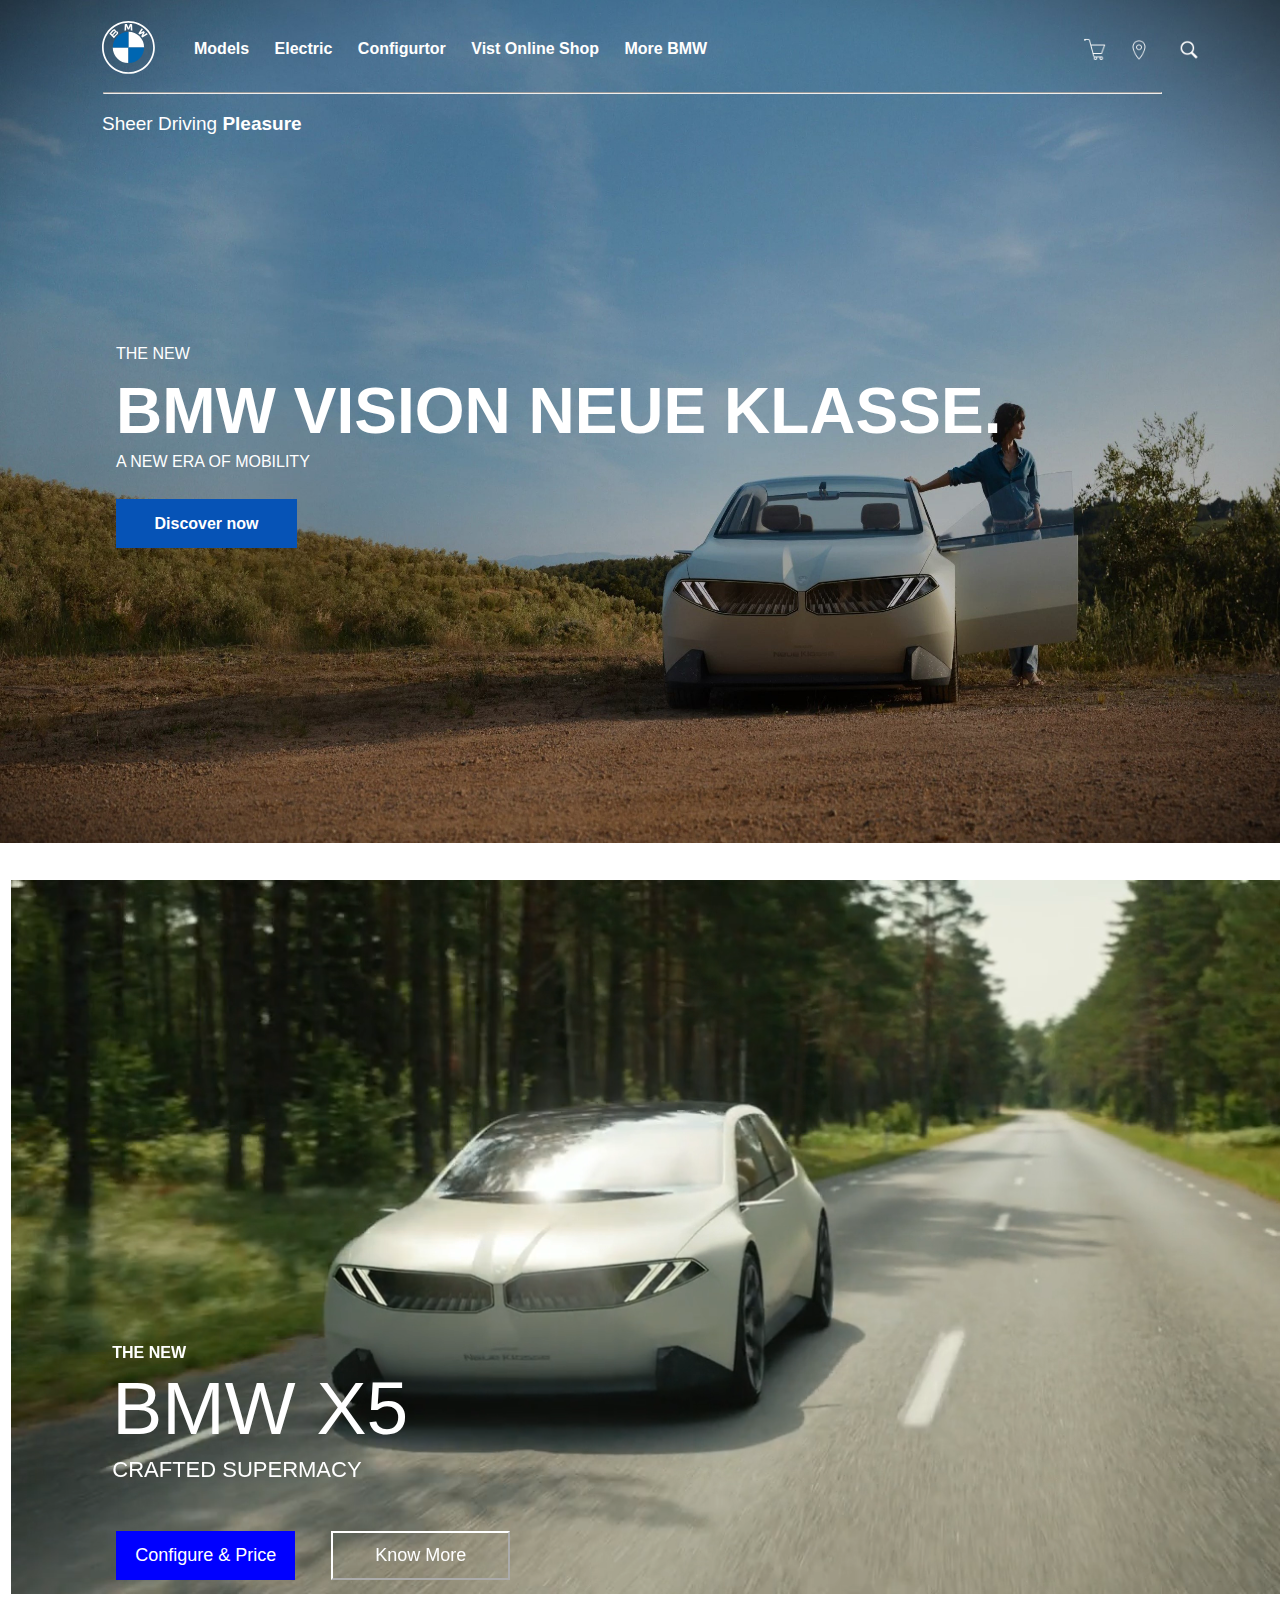
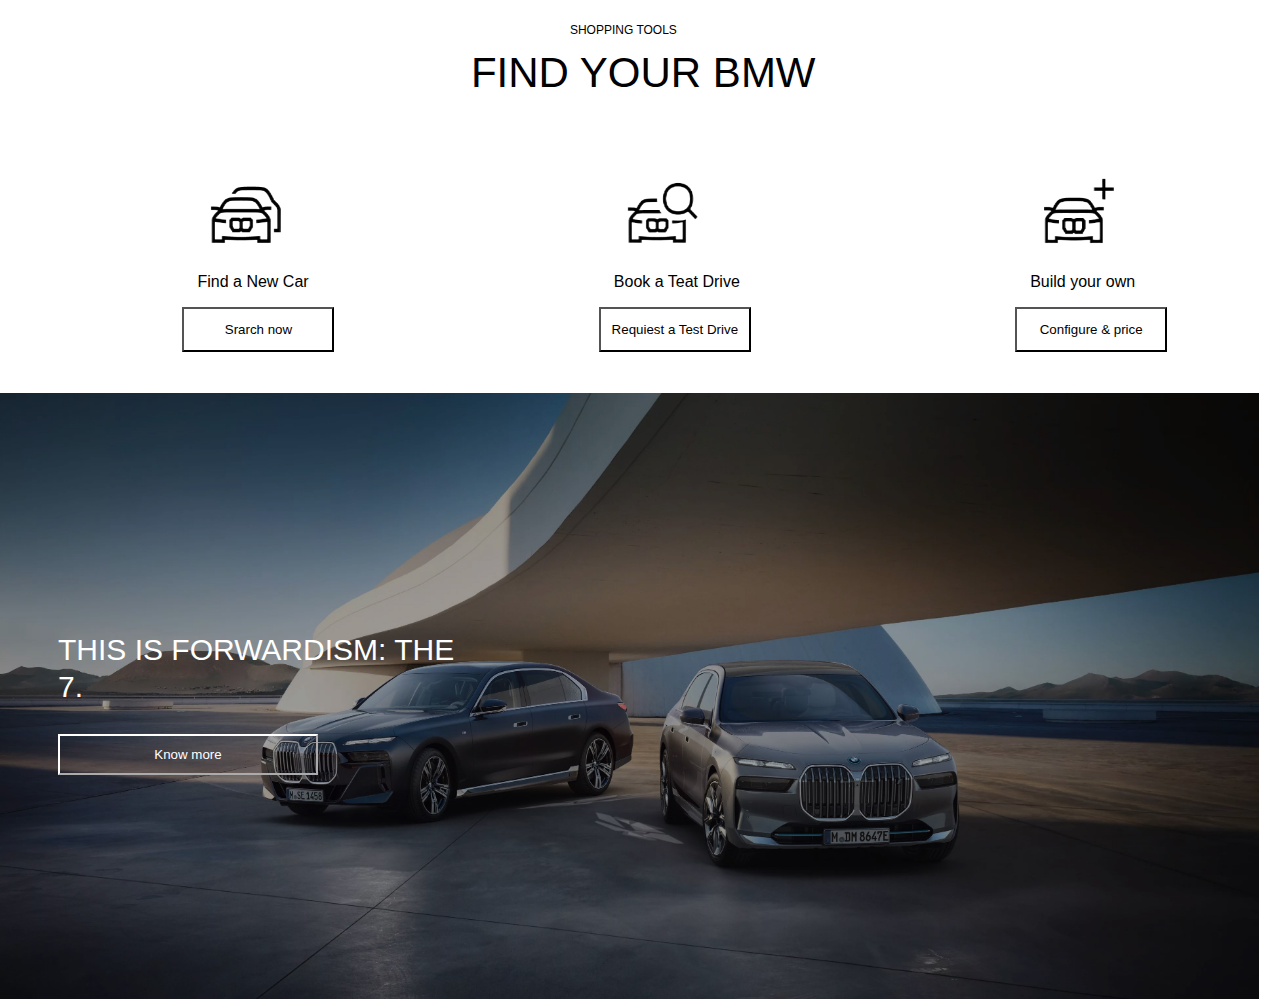
<file: index.html>
<!DOCTYPE html>
<html lang="en">
<head>
    <meta charset="UTF-8">
    <meta name="viewport" content="width=device-width, initial-scale=1.0">
    <title>BMW.in</title>
    <link rel="stylesheet" href="bm.css">
    <link rel="stylesheet" href="https://cdnjs.cloudflare.com/ajax/libs/font-awesome/6.4.2/css/all.min.css">
    
</head>
<body>
    <div class="main">
        <div class="img-back">
           
            <div class="nav">
                <label for="" class="logo">
                    <svg width="53px" height="53px" viewBox="0 0 53 53" version="1.1" xmlns="http://www.w3.org/2000/svg" xmlns:xlink="http://www.w3.org/1999/xlink">
                        <!-- Generator: Sketch 62 (91390) - https://sketch.com -->
                        <title>BMW-logo-white-default-53px</title>
                        <desc>Created with Sketch.</desc>
                        <g id="BMW-logo-white-default-53px" stroke="none" stroke-width="1" fill="none" fill-rule="evenodd">
                            <g id="BMW-logo">
                                <g id="BMW-logo-white">
                                    <g id="BMW-Logo-103x115-White-NEW">
                                        <path d="M26.4347214,0 C11.8356305,0 0,11.8356305 0,26.4347214 C0,41.0338123 11.8356305,52.8694428 26.4347214,52.8694428 C41.0338123,52.8694428 52.8694428,41.0338123 52.8694428,26.4347214 C52.8694428,11.8356305 41.0338123,0 26.4347214,0 L26.4347214,0 Z M51.1504399,26.4347214 C51.1504399,40.0841642 40.0857185,51.1504399 26.4347214,51.1504399 C12.7837243,51.1504399 1.71900293,40.0841642 1.71900293,26.4347214 C1.71900293,12.7852786 12.7852786,1.71900293 26.4347214,1.71900293 C40.0841642,1.71900293 51.1504399,12.7852786 51.1504399,26.4347214 Z" id="Shape" fill="#FFFFFF" fill-rule="nonzero"></path>
                                        <g id="Group" transform="translate(7.304985, 3.108504)" fill="#FFFFFF" fill-rule="nonzero">
                                            <path d="M31.941437,12.1107331 C32.3004692,12.4961877 32.8180352,13.1178886 33.1086804,13.4955718 L38.4615249,10.0979765 C38.1941935,9.74826979 37.7683284,9.21671554 37.4497067,8.84214076 L34.0598827,11.0833724 L33.8282991,11.2823167 L34.0008211,11.0305279 L35.497566,8.04325513 L34.4391202,6.98480938 L31.4502933,8.48155425 L31.1985044,8.65407625 L31.3990029,8.42249267 L33.6417889,5.03422287 C33.2470088,4.6985044 32.8677713,4.39076246 32.3843988,4.01774194 L28.9868035,9.36592375 C29.4173314,9.69697947 29.9846334,10.1834604 30.3467742,10.5145161 L33.5454252,8.85457478 L33.7505865,8.70381232 L33.599824,8.90897361 L31.941437,12.1107331 Z" id="W_60_"></path>
                                            <path d="M19.794956,5.3326393 L21.2575073,2.05627566 L21.3507625,1.7656305 L21.3243402,2.06870968 L21.4782111,6.44703812 C21.9911144,6.49521994 22.5211144,6.56671554 23.0433431,6.65375367 L22.8055425,0.16941349 C22.075044,0.0885923754 21.347654,0.031085044 20.6202639,0 L19.1794721,3.57633431 L19.1281818,3.84211144 L19.0768915,3.57633431 L17.637654,0 C16.9102639,0.031085044 16.1828739,0.0885923754 15.4523754,0.16941349 L15.2145748,6.65375367 C15.7368035,6.56671554 16.2668035,6.49677419 16.7797067,6.44703812 L16.9335777,2.06870968 L16.9071554,1.7656305 L17.0004106,2.05627566 L18.4629619,5.3326393 L19.794956,5.3326393 Z" id="M_60_"></path>
                                            <path d="M7.96554252,10.5005279 C8.81105572,9.60994135 9.2897654,8.58102639 8.4442522,7.598739 C7.98419355,7.0656305 7.21173021,6.94906158 6.5713783,7.21173021 L6.50765396,7.23659824 L6.52785924,7.18064516 C6.62266862,6.92730205 6.68328446,6.11909091 5.99475073,5.56111437 C5.65903226,5.28912023 5.23782991,5.18809384 4.81196481,5.2316129 C4.01774194,5.31243402 3.40692082,5.85486804 1.74387097,7.70909091 C1.24184751,8.2686217 0.511348974,9.15143695 0.0730498534,9.72340176 C0.0730498534,9.72340176 4.64099707,14.0566569 4.64099707,14.0566569 C6.15483871,12.381173 6.77187683,11.7579179 7.96554252,10.5005279 Z M2.00498534,9.44052786 C2.92510264,8.31524927 3.90272727,7.29410557 4.34568915,6.89 C4.48557185,6.76255132 4.63788856,6.63510264 4.82284457,6.58536657 C5.12281525,6.5029912 5.43211144,6.71592375 5.50205279,7.02366569 C5.57199413,7.33296188 5.37771261,7.62671554 5.16167155,7.86917889 C4.67519062,8.41782991 2.89090909,10.2844868 2.89090909,10.2844868 C2.89090909,10.2844868 2.00498534,9.44052786 2.00498534,9.44052786 Z M3.79392962,11.1377713 C3.79392962,11.1377713 5.53158358,9.30064516 6.09888563,8.71313783 C6.3242522,8.48 6.46879765,8.33856305 6.62422287,8.26240469 C6.82472141,8.1644868 7.04387097,8.14428152 7.23970674,8.27483871 C7.43243402,8.40384164 7.52102639,8.62609971 7.47284457,8.84680352 C7.41533724,9.10947214 7.20085044,9.35970674 7.02366569,9.55087977 C6.78431085,9.80733138 4.72337243,12.0128152 4.72026393,12.0159238 L3.79392962,11.1377713 Z" id="B_x5F_22d_60_"></path>
                                        </g>
                                        <path d="M42.1109091,26.4347214 L26.4347214,26.4347214 L26.4347214,10.7585337 C35.0981232,10.7585337 42.1109091,17.7713196 42.1109091,26.4347214 Z" id="Path" fill="#FFFFFF" fill-rule="nonzero"></path>
                                        <path d="M26.4347214,26.4347214 L26.4347214,42.1109091 C17.7713196,42.1109091 10.7585337,35.0981232 10.7585337,26.4347214 L26.4347214,26.4347214 L26.4347214,26.4347214 Z" id="Path" fill="#FFFFFF" fill-rule="nonzero"></path>
                                        <path d="M26.4347214,10.7585337 L26.4347214,26.4347214 L10.7585337,26.4347214 C10.7585337,17.7713196 17.7713196,10.7585337 26.4347214,10.7585337 Z" id="Path" fill="#0066B1" fill-rule="nonzero"></path>
                                        <path d="M42.1109091,26.4347214 C42.1109091,35.0981232 35.0981232,42.1109091 26.4347214,42.1109091 L26.4347214,26.4347214 L42.1109091,26.4347214 Z" id="Path" fill="#0066B1" fill-rule="nonzero"></path>
                                    </g>
                                </g>
                            </g>
                        </g>
                    </svg>

                </label>
                <button  class="bt cen1">Models</button>
                <button class="bt cen1">Electric</button>
                <button class="bt cen1">Configurtor</button> 
                <button class="bt cen1">Vist Online Shop</button>
                <button class="bt cen1">More BMW</button>
                <div class="bt2">
                    
                <butto class="btl"><img src="icons8-cart-50.png" alt="" class="loc1"></button>
                <button class="btl"><img src="icons8-location-50.png" alt="" class="loc"></button>
                <button class="btl"><img src="icons8-search-50.png" alt="" class="loc"></button>

                </div>
             
                
                <hr class="li">
                

            </div>
            <p class="Sheer">Sheer Driving <b>Pleasure</b></p>
            <div class="cont">
                <p class="new">THE NEW</p>
            <p class="hed1">BMW VISION NEUE KLASSE.</p>
           
            <P class="new2">A NEW ERA OF MOBILITY</P>
            <input type="button" value="Discover now" class="btn">

            
        <div class="vmain">
            <div class="vedio">
                <video src="bmw.mp4" class="vid1"  autoplay="autoplay" loop muted playsinline></video>
                <div class="vcont">
                    <p class="the-new">THE NEW</p>
                    <p class="x5">BMW X5</p>
                    <p class="the-new1">CRAFTED SUPERMACY</p>
                    
               
                    <input type="button" value="Configure & Price" class="cbtn">
                    <input type="button" value="Know More" class="kbtn">
                </div>
            </div>
            
            
        </div>
        <div class="ner">
            <div class="sf">
                <p class="sh">SHOPPING TOOLS</p>
                <P class="fi">FIND YOUR BMW</P>

            </div>

            <div class="card">
                
            <div class="search">
                <img src="stock.png" alt="" class="stock carstock">
                
                <p>Find a New Car</p>
                <button class="test">Srarch now</button>
            </div>
            <div class="req">
                <img src="carsearch.png" alt="" class="stock cars">

                <p>Book a Teat Drive</p>
                <button class="test">Requiest a Test Drive</button>
            </div>
            <div class="build">
                <img src="home1.png" alt="" class="stock buildim">
                <p>Build your own</p>
                <button class="test">Configure & price</button>
                
                
                
            </div>

            </div>
           
        </div>
        <div class="img5">
            <img src="bm4.jpg" alt="" class="img5">
            <div class="con7">
                <P class="t7">THIS IS FORWARDISM: THE</P>
                <P class="t7 r7 ">7.</P>
                <BUTton class="btnk">Know more</BUTton>
            </div>
        </div>

    </div>
</body>
</html>
</file>
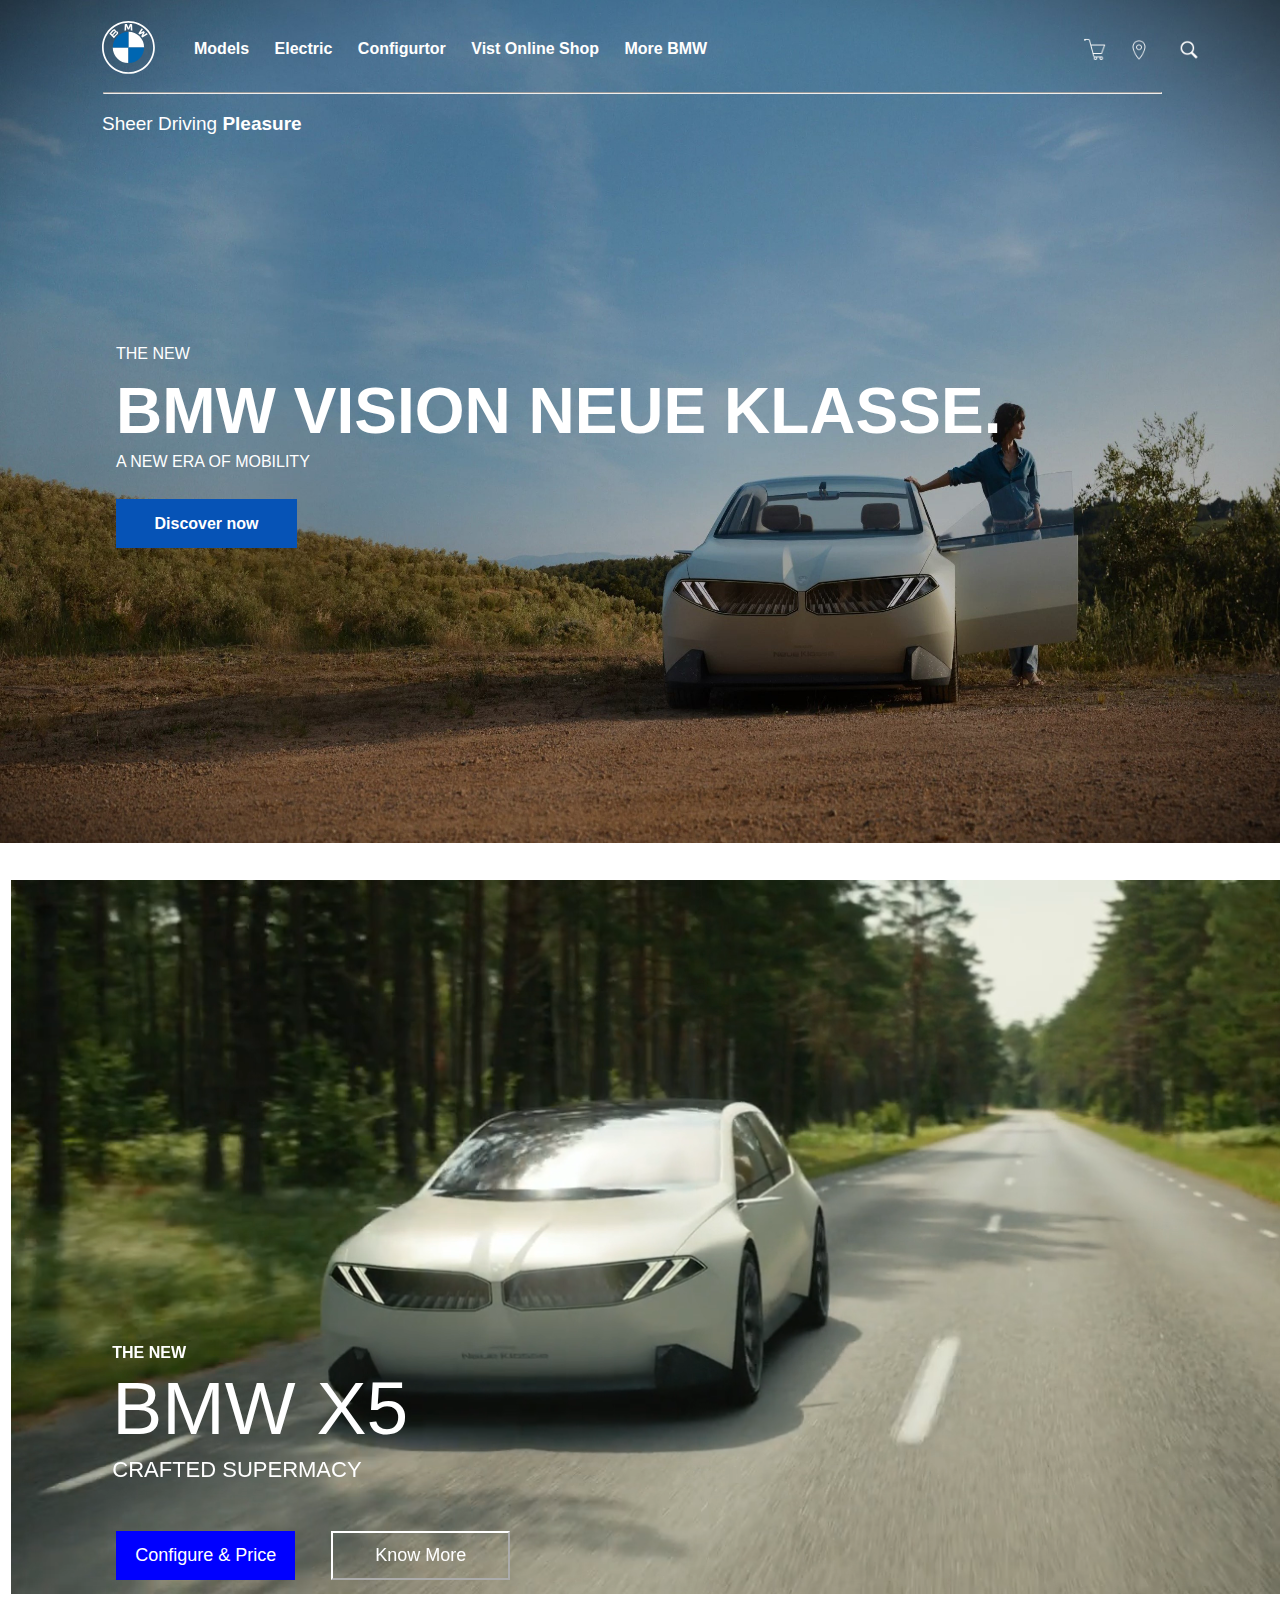
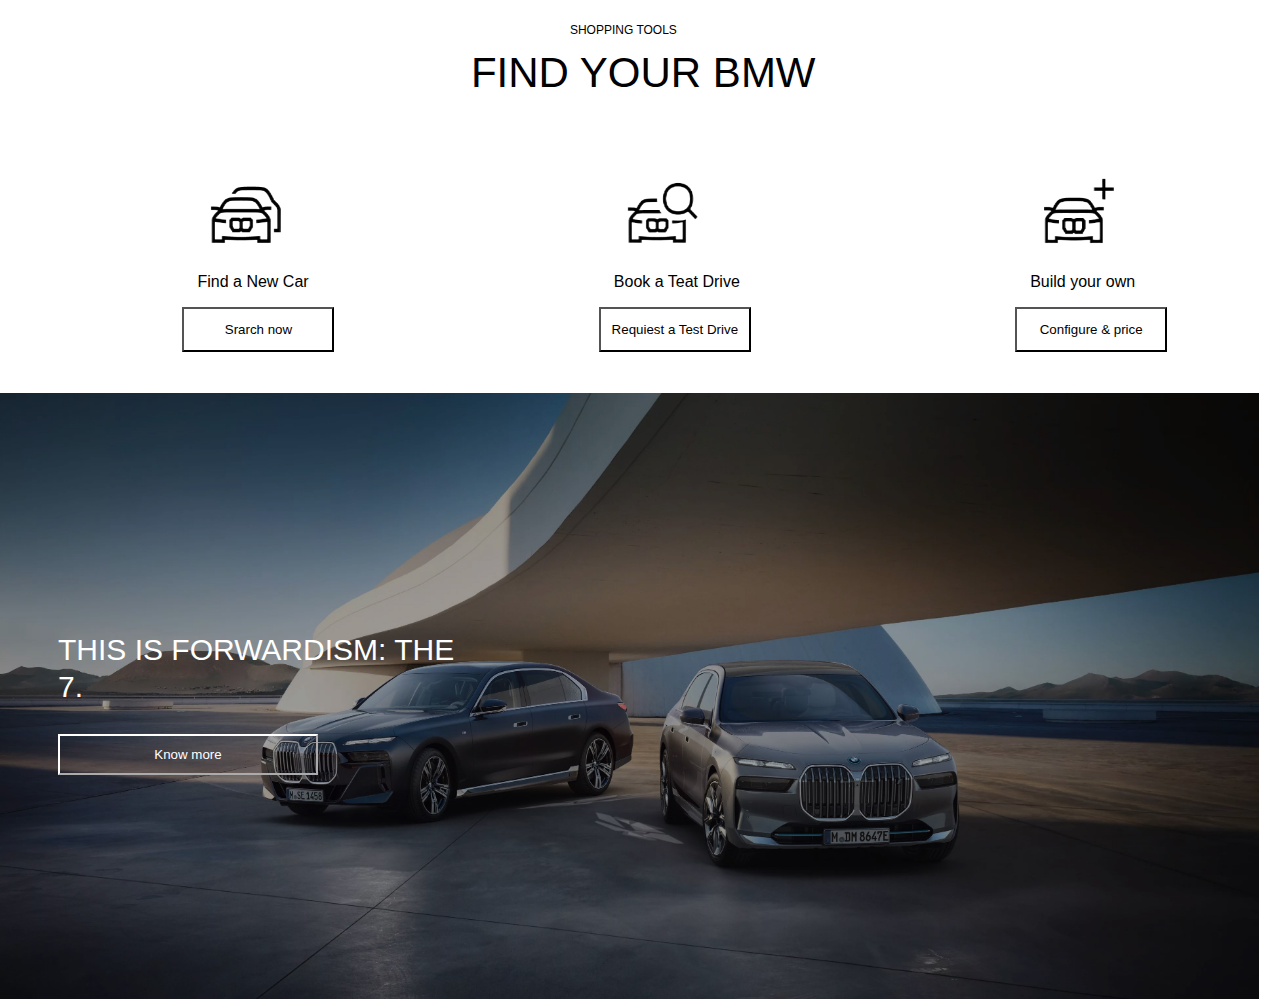
<file: home.html>
<!DOCTYPE html>
<html lang="en">
<head>
    <meta charset="UTF-8">
    <meta name="viewport" content="width=device-width, initial-scale=1.0">
    <title>BMW.in</title>
    <link rel="stylesheet" href="bm.css">
    <link rel="stylesheet" href="https://cdnjs.cloudflare.com/ajax/libs/font-awesome/6.4.2/css/all.min.css">
    
</head>
<body>
    <div class="main">
        <div class="img-back">
           
            <div class="nav">
                <label for="" class="logo">
                    <svg width="53px" height="53px" viewBox="0 0 53 53" version="1.1" xmlns="http://www.w3.org/2000/svg" xmlns:xlink="http://www.w3.org/1999/xlink">
                        <!-- Generator: Sketch 62 (91390) - https://sketch.com -->
                        <title>BMW-logo-white-default-53px</title>
                        <desc>Created with Sketch.</desc>
                        <g id="BMW-logo-white-default-53px" stroke="none" stroke-width="1" fill="none" fill-rule="evenodd">
                            <g id="BMW-logo">
                                <g id="BMW-logo-white">
                                    <g id="BMW-Logo-103x115-White-NEW">
                                        <path d="M26.4347214,0 C11.8356305,0 0,11.8356305 0,26.4347214 C0,41.0338123 11.8356305,52.8694428 26.4347214,52.8694428 C41.0338123,52.8694428 52.8694428,41.0338123 52.8694428,26.4347214 C52.8694428,11.8356305 41.0338123,0 26.4347214,0 L26.4347214,0 Z M51.1504399,26.4347214 C51.1504399,40.0841642 40.0857185,51.1504399 26.4347214,51.1504399 C12.7837243,51.1504399 1.71900293,40.0841642 1.71900293,26.4347214 C1.71900293,12.7852786 12.7852786,1.71900293 26.4347214,1.71900293 C40.0841642,1.71900293 51.1504399,12.7852786 51.1504399,26.4347214 Z" id="Shape" fill="#FFFFFF" fill-rule="nonzero"></path>
                                        <g id="Group" transform="translate(7.304985, 3.108504)" fill="#FFFFFF" fill-rule="nonzero">
                                            <path d="M31.941437,12.1107331 C32.3004692,12.4961877 32.8180352,13.1178886 33.1086804,13.4955718 L38.4615249,10.0979765 C38.1941935,9.74826979 37.7683284,9.21671554 37.4497067,8.84214076 L34.0598827,11.0833724 L33.8282991,11.2823167 L34.0008211,11.0305279 L35.497566,8.04325513 L34.4391202,6.98480938 L31.4502933,8.48155425 L31.1985044,8.65407625 L31.3990029,8.42249267 L33.6417889,5.03422287 C33.2470088,4.6985044 32.8677713,4.39076246 32.3843988,4.01774194 L28.9868035,9.36592375 C29.4173314,9.69697947 29.9846334,10.1834604 30.3467742,10.5145161 L33.5454252,8.85457478 L33.7505865,8.70381232 L33.599824,8.90897361 L31.941437,12.1107331 Z" id="W_60_"></path>
                                            <path d="M19.794956,5.3326393 L21.2575073,2.05627566 L21.3507625,1.7656305 L21.3243402,2.06870968 L21.4782111,6.44703812 C21.9911144,6.49521994 22.5211144,6.56671554 23.0433431,6.65375367 L22.8055425,0.16941349 C22.075044,0.0885923754 21.347654,0.031085044 20.6202639,0 L19.1794721,3.57633431 L19.1281818,3.84211144 L19.0768915,3.57633431 L17.637654,0 C16.9102639,0.031085044 16.1828739,0.0885923754 15.4523754,0.16941349 L15.2145748,6.65375367 C15.7368035,6.56671554 16.2668035,6.49677419 16.7797067,6.44703812 L16.9335777,2.06870968 L16.9071554,1.7656305 L17.0004106,2.05627566 L18.4629619,5.3326393 L19.794956,5.3326393 Z" id="M_60_"></path>
                                            <path d="M7.96554252,10.5005279 C8.81105572,9.60994135 9.2897654,8.58102639 8.4442522,7.598739 C7.98419355,7.0656305 7.21173021,6.94906158 6.5713783,7.21173021 L6.50765396,7.23659824 L6.52785924,7.18064516 C6.62266862,6.92730205 6.68328446,6.11909091 5.99475073,5.56111437 C5.65903226,5.28912023 5.23782991,5.18809384 4.81196481,5.2316129 C4.01774194,5.31243402 3.40692082,5.85486804 1.74387097,7.70909091 C1.24184751,8.2686217 0.511348974,9.15143695 0.0730498534,9.72340176 C0.0730498534,9.72340176 4.64099707,14.0566569 4.64099707,14.0566569 C6.15483871,12.381173 6.77187683,11.7579179 7.96554252,10.5005279 Z M2.00498534,9.44052786 C2.92510264,8.31524927 3.90272727,7.29410557 4.34568915,6.89 C4.48557185,6.76255132 4.63788856,6.63510264 4.82284457,6.58536657 C5.12281525,6.5029912 5.43211144,6.71592375 5.50205279,7.02366569 C5.57199413,7.33296188 5.37771261,7.62671554 5.16167155,7.86917889 C4.67519062,8.41782991 2.89090909,10.2844868 2.89090909,10.2844868 C2.89090909,10.2844868 2.00498534,9.44052786 2.00498534,9.44052786 Z M3.79392962,11.1377713 C3.79392962,11.1377713 5.53158358,9.30064516 6.09888563,8.71313783 C6.3242522,8.48 6.46879765,8.33856305 6.62422287,8.26240469 C6.82472141,8.1644868 7.04387097,8.14428152 7.23970674,8.27483871 C7.43243402,8.40384164 7.52102639,8.62609971 7.47284457,8.84680352 C7.41533724,9.10947214 7.20085044,9.35970674 7.02366569,9.55087977 C6.78431085,9.80733138 4.72337243,12.0128152 4.72026393,12.0159238 L3.79392962,11.1377713 Z" id="B_x5F_22d_60_"></path>
                                        </g>
                                        <path d="M42.1109091,26.4347214 L26.4347214,26.4347214 L26.4347214,10.7585337 C35.0981232,10.7585337 42.1109091,17.7713196 42.1109091,26.4347214 Z" id="Path" fill="#FFFFFF" fill-rule="nonzero"></path>
                                        <path d="M26.4347214,26.4347214 L26.4347214,42.1109091 C17.7713196,42.1109091 10.7585337,35.0981232 10.7585337,26.4347214 L26.4347214,26.4347214 L26.4347214,26.4347214 Z" id="Path" fill="#FFFFFF" fill-rule="nonzero"></path>
                                        <path d="M26.4347214,10.7585337 L26.4347214,26.4347214 L10.7585337,26.4347214 C10.7585337,17.7713196 17.7713196,10.7585337 26.4347214,10.7585337 Z" id="Path" fill="#0066B1" fill-rule="nonzero"></path>
                                        <path d="M42.1109091,26.4347214 C42.1109091,35.0981232 35.0981232,42.1109091 26.4347214,42.1109091 L26.4347214,26.4347214 L42.1109091,26.4347214 Z" id="Path" fill="#0066B1" fill-rule="nonzero"></path>
                                    </g>
                                </g>
                            </g>
                        </g>
                    </svg>

                </label>
                <button  class="bt cen1">Models</button>
                <button class="bt cen1">Electric</button>
                <button class="bt cen1">Configurtor</button> 
                <button class="bt cen1">Vist Online Shop</button>
                <button class="bt cen1">More BMW</button>
                <div class="bt2">
                    
                <butto class="btl"><img src="icons8-cart-50.png" alt="" class="loc1"></button>
                <button class="btl"><img src="icons8-location-50.png" alt="" class="loc"></button>
                <button class="btl"><img src="icons8-search-50.png" alt="" class="loc"></button>

                </div>
             
                
                <hr class="li">
                

            </div>
            <p class="Sheer">Sheer Driving <b>Pleasure</b></p>
            <div class="cont">
                <p class="new">THE NEW</p>
            <p class="hed1">BMW VISION NEUE KLASSE.</p>
           
            <P class="new2">A NEW ERA OF MOBILITY</P>
            <input type="button" value="Discover now" class="btn">

            
        <div class="vmain">
            <div class="vedio">
                <video src="bmw.mp4" class="vid1"  autoplay="autoplay" loop muted playsinline></video>
                <div class="vcont">
                    <p class="the-new">THE NEW</p>
                    <p class="x5">BMW X5</p>
                    <p class="the-new1">CRAFTED SUPERMACY</p>
                    
               
                    <input type="button" value="Configure & Price" class="cbtn">
                    <input type="button" value="Know More" class="kbtn">
                </div>
            </div>
            
            
        </div>
        <div class="ner">
            <div class="sf">
                <p class="sh">SHOPPING TOOLS</p>
                <P class="fi">FIND YOUR BMW</P>

            </div>

            <div class="card">
                
            <div class="search">
                <img src="stock.png" alt="" class="stock carstock">
                
                <p>Find a New Car</p>
                <button class="test">Srarch now</button>
            </div>
            <div class="req">
                <img src="carsearch.png" alt="" class="stock cars">

                <p>Book a Teat Drive</p>
                <button class="test">Requiest a Test Drive</button>
            </div>
            <div class="build">
                <img src="home1.png" alt="" class="stock buildim">
                <p>Build your own</p>
                <button class="test">Configure & price</button>
                
                
                
            </div>

            </div>
           
        </div>
        <div class="img5">
            <img src="bm4.jpg" alt="" class="img5">
            <div class="con7">
                <P class="t7">THIS IS FORWARDISM: THE</P>
                <P class="t7 r7 ">7.</P>
                <BUTton class="btnk">Know more</BUTton>
            </div>
        </div>

    </div>
</body>
</html>
</file>
<file: bm.css>
.img-back{
    width: 100%;
    height: 843px;
    background-image: url('cover.jpg');
    background-size: 100% 100%;
    
}
body{
    margin: 0;
    font-family: bmwTypeNextWeb,Arial,Helvetica,Roboto,sans-serif;
}
.bt{
    position: relative;
    border: 0;
    background-color: transparent;
    font-weight: 700;
    color: white;
    font-size: 1rem;
    margin-left: 9px;
    cursor: pointer;
    
}
.bt::after{
    content: '';
    width: 100%;
    height: 0.175rem;
    left: 0;
    bottom: -14px;
    background:blue;
    position: absolute;

    }
    .cen1::after
    {
        transform: scale(0, 1);
    }
    .cen1:hover::after
    
    {
        transform: scale(1, 1);

    }
.nav{
    margin-left: 179px;
    padding-top: 39px;
    position: relative;
    
}
.logo{
    
    margin-left: -88px;
    position: absolute;
    margin-top: -39px
    
}
h1
{
    color: white;
}
p{
    
}
svg{
    margin-top: 21px;
    margin-left: 11px;
    
}
.hed1{
    font-size: 4pc;
    margin-top: -31px;
    font-family: bmwTypeNextWeb,Arial,Helvetica,Roboto,sans-serif;
    font-weight: 700;
    color: white;

}
.hed2{

    font-size: 51px;
    margin-top: -60px;
    position: fixed;
}


.btn{
    background: #0653b6;
    color: white;
    width: 181px;
    height: 49px;
    font-weight: 700;
    border: 0;
    font-size: 1rem;
    font-weight: 700;
    margin-top: -13px;
    

}
.cont{
    margin-left: 116px;
    margin-top: 270px;
    position: relative;
}
.new{
    margin-top: -29px;
    position: absolute;
    color: white;

}
.new2{
    position: absolute;
    margin-top: -59px;
    color: white;

}
.main{
    
}
.li{
    margin-top: 28px;
    margin-left: -76px;
    width: 96%
}

.bt2{
    margin-left: 81%;
    margin-top: -21px;

}
.Sheer{
    margin-left: 102px;
    font-size: 19px;
    color: white;

}
#se{
    background-image: url(search.png);
}
.loc{
    width: 20px;

}
.btl{
    background: transparent;
    border: 0;
    margin-left: 13px;

}
.loc1{
    width: 22px;
}
.vedio{
margin-top: 332px;
margin-left: -118;
position: relative;
font-family: Arial,Helvetica,Roboto,sans-serif;
}
.vid1{
    width: 100%;
}
.vcont{
    margin-left: 80px;

}
.vmain{
    margin-left: -9%

}
.the-new{
    color: white;
    margin-left: 21px;
    margin-top: -254px;
    position: absolute;
    font-weight: 700;

}
.x5{
    color: white;
    margin-left: 21px;
    margin-top: -233px;
    position: absolute;
    font-weight: 300;
    font-size: 75px;
}
.the-new1{
    color: white;
    margin-left: 21px;
    margin-top: -141px;
    position: absolute;
    font-weight: 300;
    font-size: 22px;
}
.cbtn{
    background: blue;
    color: white;
    margin-top: -67px;
    position: absolute;
    height: 49px;
    border: 0;
    width: 179px;
    margin-left: 25px;
    font-size: 18px;
    font-family: Arial,Helvetica,Roboto,sans-serif;

}
.kbtn{
    background: transparent;
    color: white;
    margin-top: -67px;
    position: absolute;
    height: 49px;
    width: 179px;
    margin-left: 240px;
    font-size: 18px;
    font-family: Arial,Helvetica,Roboto,sans-serif;
    border-color: white;
}
.build{
    float: left;
    margin-left: 24%;

}
.req{
    float: left;
    margin-left: 24%;

}
.search{
float: left;
margin-left: 7%;
}
.sf{
    margin-left: 39%;

}
.sh{
    font-size: 12px;
    margin-top: 25px;

}
.fi{
    font-size: 42px;
    margin-top: 2px;
    font-weight: 100;
    margin-left: -99px;

}
.card{
    margin-top: 160px;
}
.buildim{
    
}
.stock{
    width: 449px;
    margin-left: -170px;
    height: 169px;
    position: absolute;
    margin-top: -155px;

}
.cars{

}
.carstock{

}
.ner{
position: relative;
}
.test{
    width: 152px;
    height: 45px;
    margin-left: -15px;
    background: transparent

}
.img5{
    width: 104%;
    height: 606px;
    margin-left: -58px;
    margin-top: 68PX;
    position: absolute;

}
.con7{
    position: relative;position: relative;
    margin-top: 308px;
}
.btnk{
    background: transparent;
    boder0: 0;
    color: white;
    height: 41px;
    width: 260px;
    border-color: white;


}
.t7{
    color: white;
    font-size: 30px;
}
.r7{
    margin-top: -27px;


}
.ix{
    
}
.btn:hover{
    background-color: transparent;
    border: solid;
   
}
</file>
